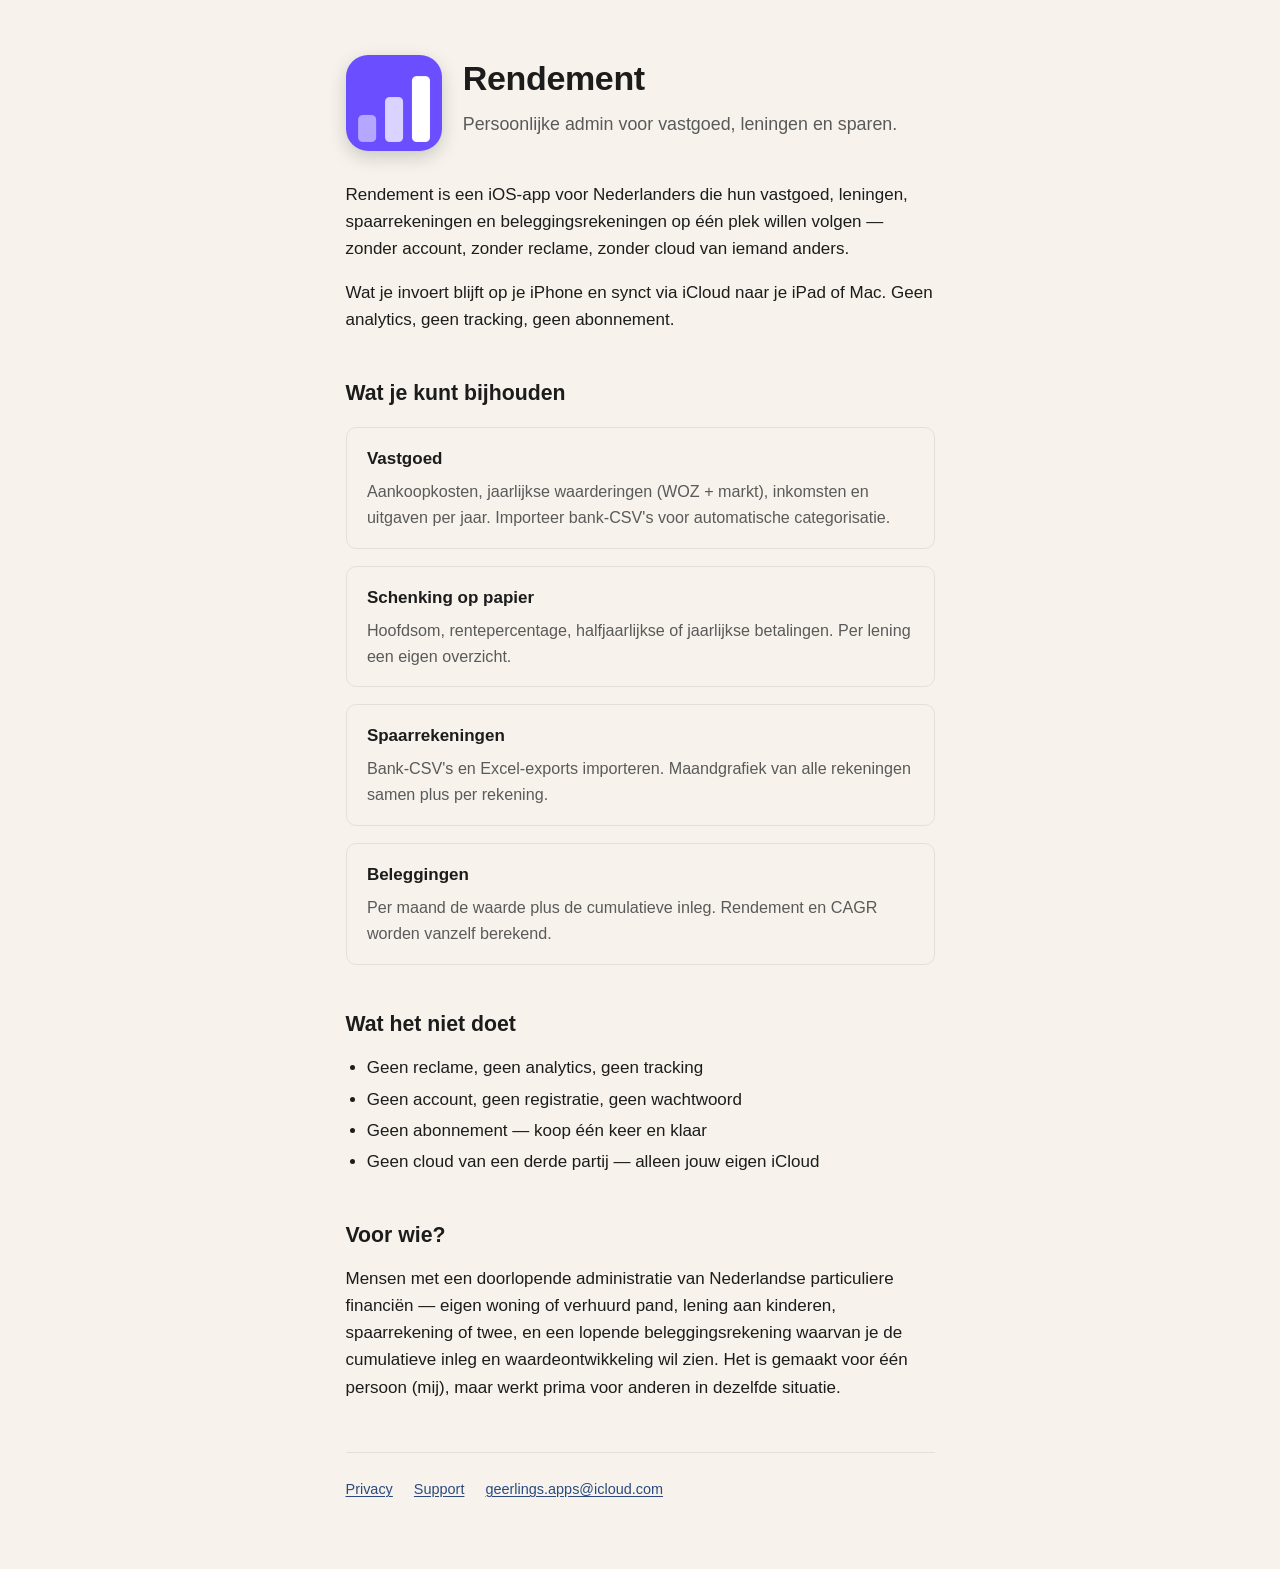
<file: index.html>
<!DOCTYPE html>
<html lang="nl">
<head>
  <meta charset="UTF-8">
  <meta name="viewport" content="width=device-width, initial-scale=1.0">
  <title>Rendement — Persoonlijke admin voor vastgoed, leningen en sparen</title>
  <meta name="description" content="iOS-app voor Nederlandse particuliere financiën: vastgoed, leningen, spaarrekeningen en beleggingen op één plek. Privacy-first, lokale opslag plus iCloud, geen tracking.">
  <link rel="stylesheet" href="styles.css">
  <link rel="icon" type="image/png" href="appicon.png">
</head>
<body>
<main>
  <div class="hero">
    <img src="appicon.png" alt="Rendement app-icoon">
    <div>
      <h1>Rendement</h1>
      <p class="tagline">Persoonlijke admin voor vastgoed, leningen en sparen.</p>
    </div>
  </div>

  <p>
    Rendement is een iOS-app voor Nederlanders die hun vastgoed, leningen,
    spaarrekeningen en beleggingsrekeningen op één plek willen volgen —
    zonder account, zonder reclame, zonder cloud van iemand anders.
  </p>

  <p>
    Wat je invoert blijft op je iPhone en synct via iCloud naar je iPad of
    Mac. Geen analytics, geen tracking, geen abonnement.
  </p>

  <h2>Wat je kunt bijhouden</h2>
  <div class="cards">
    <div class="card">
      <h3>Vastgoed</h3>
      <p>Aankoopkosten, jaarlijkse waarderingen (WOZ + markt), inkomsten en
        uitgaven per jaar. Importeer bank-CSV's voor automatische
        categorisatie.</p>
    </div>
    <div class="card">
      <h3>Schenking op papier</h3>
      <p>Hoofdsom, rentepercentage, halfjaarlijkse of jaarlijkse betalingen.
        Per lening een eigen overzicht.</p>
    </div>
    <div class="card">
      <h3>Spaarrekeningen</h3>
      <p>Bank-CSV's en Excel-exports importeren. Maandgrafiek van alle
        rekeningen samen plus per rekening.</p>
    </div>
    <div class="card">
      <h3>Beleggingen</h3>
      <p>Per maand de waarde plus de cumulatieve inleg. Rendement en CAGR
        worden vanzelf berekend.</p>
    </div>
  </div>

  <h2>Wat het niet doet</h2>
  <ul>
    <li>Geen reclame, geen analytics, geen tracking</li>
    <li>Geen account, geen registratie, geen wachtwoord</li>
    <li>Geen abonnement — koop één keer en klaar</li>
    <li>Geen cloud van een derde partij — alleen jouw eigen iCloud</li>
  </ul>

  <h2>Voor wie?</h2>
  <p>
    Mensen met een doorlopende administratie van Nederlandse particuliere
    financiën — eigen woning of verhuurd pand, lening aan kinderen,
    spaarrekening of twee, en een lopende beleggingsrekening waarvan je de
    cumulatieve inleg en waardeontwikkeling wil zien. Het is gemaakt voor
    één persoon (mij), maar werkt prima voor anderen in dezelfde situatie.
  </p>

  <footer>
    <a href="privacy.html">Privacy</a>
    <a href="support.html">Support</a>
    <a href="mailto:geerlings.apps@icloud.com">geerlings.apps@icloud.com</a>
  </footer>
</main>
</body>
</html>
</file>
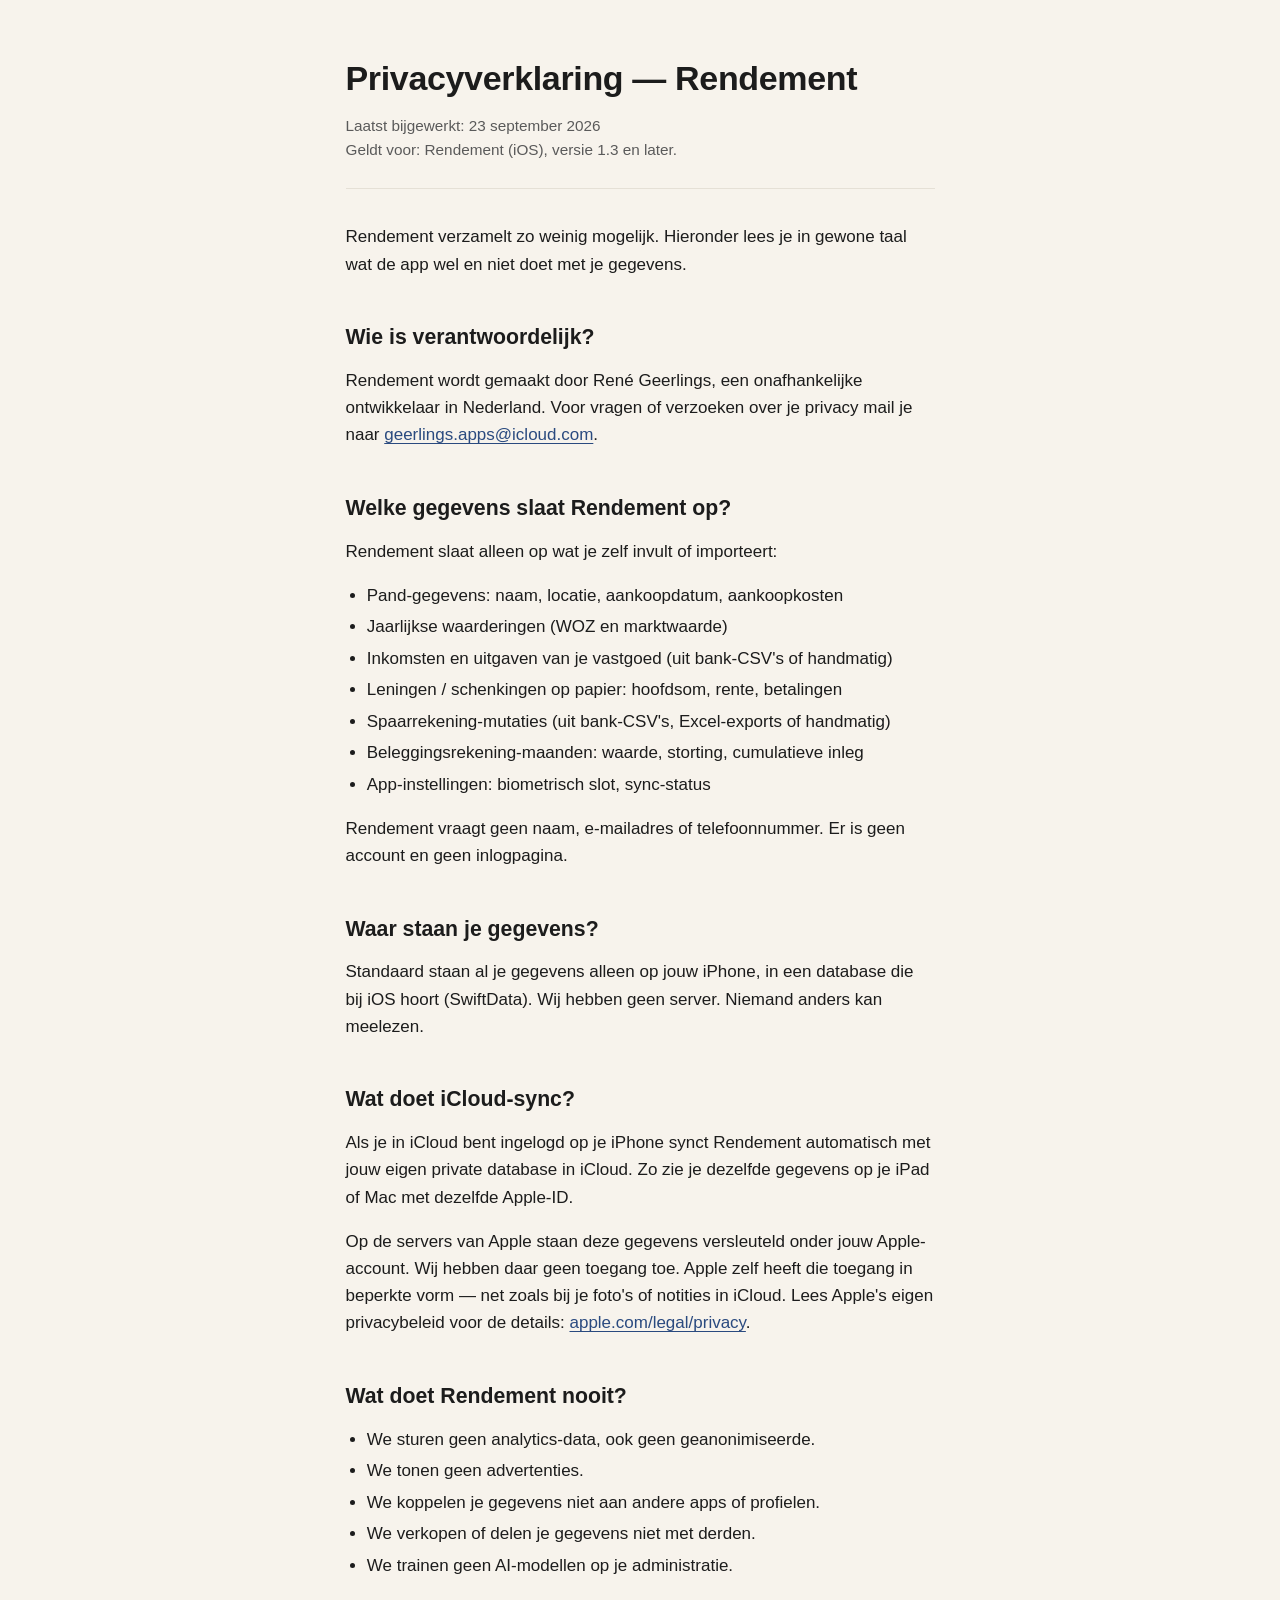
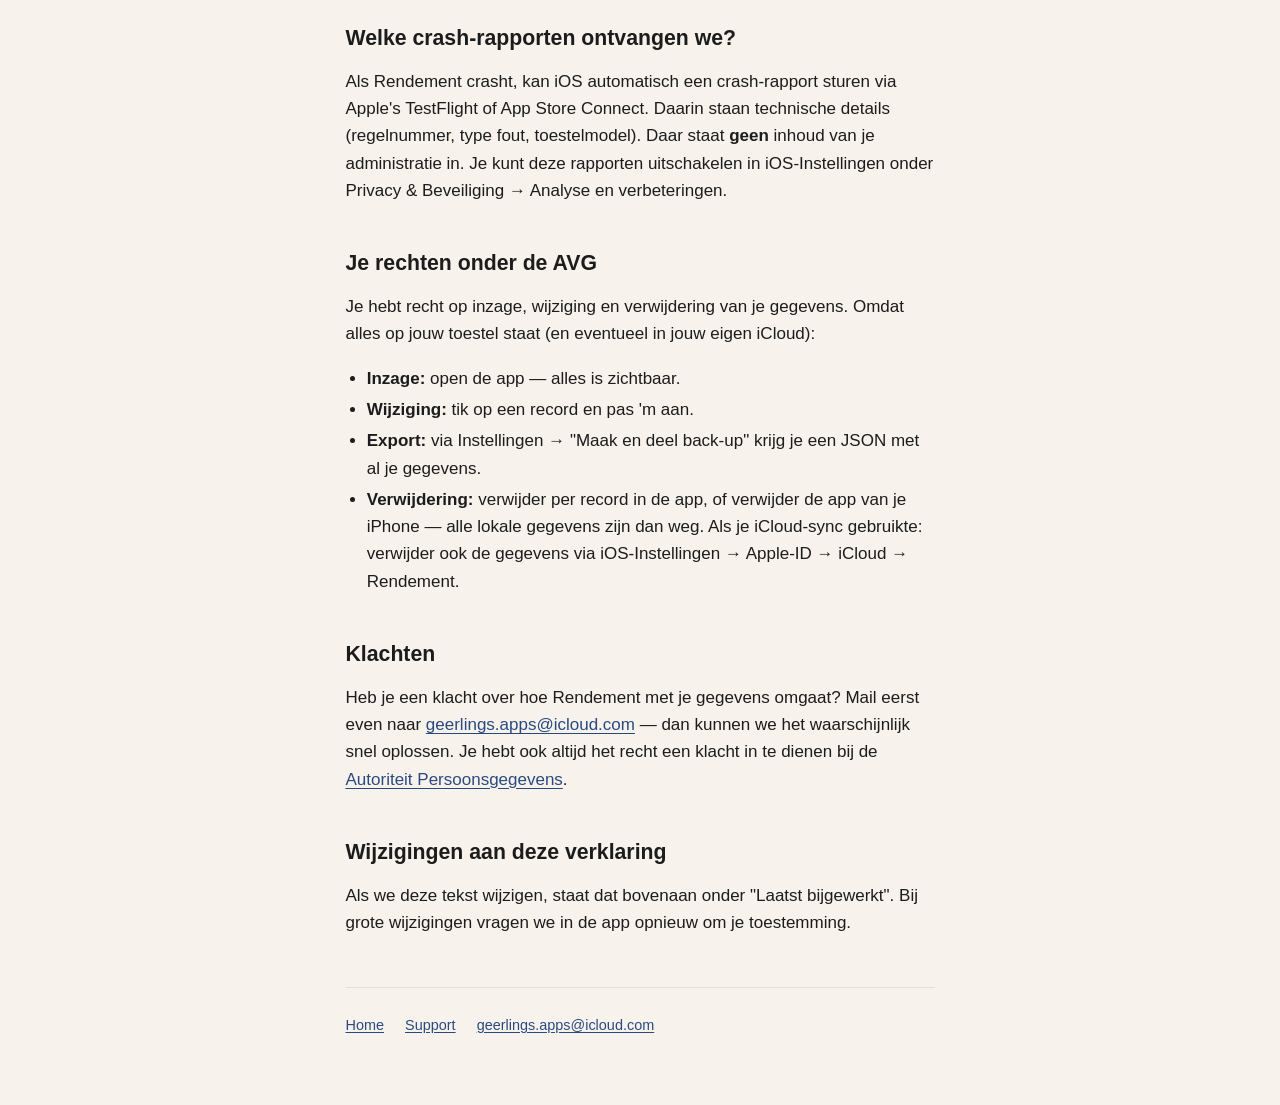
<file: privacy.html>
<!DOCTYPE html>
<html lang="nl">
<head>
  <meta charset="UTF-8">
  <meta name="viewport" content="width=device-width, initial-scale=1.0">
  <title>Privacy — Rendement</title>
  <link rel="stylesheet" href="styles.css">
  <link rel="icon" type="image/png" href="appicon.png">
</head>
<body>
<main>
  <h1>Privacyverklaring — Rendement</h1>
  <p class="meta">
    Laatst bijgewerkt: 23 september 2026<br>
    Geldt voor: Rendement (iOS), versie 1.3 en later.
  </p>

  <p>
    Rendement verzamelt zo weinig mogelijk. Hieronder lees je in gewone taal
    wat de app wel en niet doet met je gegevens.
  </p>

  <h2>Wie is verantwoordelijk?</h2>
  <p>
    Rendement wordt gemaakt door René Geerlings, een onafhankelijke
    ontwikkelaar in Nederland. Voor vragen of verzoeken over je privacy mail
    je naar
    <a href="mailto:geerlings.apps@icloud.com">geerlings.apps@icloud.com</a>.
  </p>

  <h2>Welke gegevens slaat Rendement op?</h2>
  <p>
    Rendement slaat alleen op wat je zelf invult of importeert:
  </p>
  <ul>
    <li>Pand-gegevens: naam, locatie, aankoopdatum, aankoopkosten</li>
    <li>Jaarlijkse waarderingen (WOZ en marktwaarde)</li>
    <li>Inkomsten en uitgaven van je vastgoed (uit bank-CSV's of handmatig)</li>
    <li>Leningen / schenkingen op papier: hoofdsom, rente, betalingen</li>
    <li>Spaarrekening-mutaties (uit bank-CSV's, Excel-exports of handmatig)</li>
    <li>Beleggingsrekening-maanden: waarde, storting, cumulatieve inleg</li>
    <li>App-instellingen: biometrisch slot, sync-status</li>
  </ul>
  <p>
    Rendement vraagt geen naam, e-mailadres of telefoonnummer. Er is geen
    account en geen inlogpagina.
  </p>

  <h2>Waar staan je gegevens?</h2>
  <p>
    Standaard staan al je gegevens alleen op jouw iPhone, in een database die
    bij iOS hoort (SwiftData). Wij hebben geen server. Niemand anders kan
    meelezen.
  </p>

  <h2>Wat doet iCloud-sync?</h2>
  <p>
    Als je in iCloud bent ingelogd op je iPhone synct Rendement automatisch
    met jouw eigen private database in iCloud. Zo zie je dezelfde gegevens
    op je iPad of Mac met dezelfde Apple-ID.
  </p>
  <p>
    Op de servers van Apple staan deze gegevens versleuteld onder jouw
    Apple-account. Wij hebben daar geen toegang toe. Apple zelf heeft die
    toegang in beperkte vorm — net zoals bij je foto's of notities in iCloud.
    Lees Apple's eigen privacybeleid voor de details:
    <a href="https://www.apple.com/legal/privacy/" target="_blank" rel="noopener">apple.com/legal/privacy</a>.
  </p>

  <h2>Wat doet Rendement nooit?</h2>
  <ul>
    <li>We sturen geen analytics-data, ook geen geanonimiseerde.</li>
    <li>We tonen geen advertenties.</li>
    <li>We koppelen je gegevens niet aan andere apps of profielen.</li>
    <li>We verkopen of delen je gegevens niet met derden.</li>
    <li>We trainen geen AI-modellen op je administratie.</li>
  </ul>

  <h2>Welke crash-rapporten ontvangen we?</h2>
  <p>
    Als Rendement crasht, kan iOS automatisch een crash-rapport sturen via
    Apple's TestFlight of App Store Connect. Daarin staan technische details
    (regelnummer, type fout, toestelmodel). Daar staat <strong>geen</strong>
    inhoud van je administratie in. Je kunt deze rapporten uitschakelen in
    iOS-Instellingen onder Privacy &amp; Beveiliging → Analyse en
    verbeteringen.
  </p>

  <h2>Je rechten onder de AVG</h2>
  <p>
    Je hebt recht op inzage, wijziging en verwijdering van je gegevens.
    Omdat alles op jouw toestel staat (en eventueel in jouw eigen iCloud):
  </p>
  <ul>
    <li><strong>Inzage:</strong> open de app — alles is zichtbaar.</li>
    <li><strong>Wijziging:</strong> tik op een record en pas 'm aan.</li>
    <li><strong>Export:</strong> via Instellingen → "Maak en deel back-up"
      krijg je een JSON met al je gegevens.</li>
    <li><strong>Verwijdering:</strong> verwijder per record in de app, of
      verwijder de app van je iPhone — alle lokale gegevens zijn dan weg.
      Als je iCloud-sync gebruikte: verwijder ook de gegevens via
      iOS-Instellingen → Apple-ID → iCloud → Rendement.</li>
  </ul>

  <h2>Klachten</h2>
  <p>
    Heb je een klacht over hoe Rendement met je gegevens omgaat? Mail eerst
    even naar
    <a href="mailto:geerlings.apps@icloud.com">geerlings.apps@icloud.com</a>
    — dan kunnen we het waarschijnlijk snel oplossen. Je hebt ook altijd het
    recht een klacht in te dienen bij de
    <a href="https://autoriteitpersoonsgegevens.nl" target="_blank" rel="noopener">Autoriteit Persoonsgegevens</a>.
  </p>

  <h2>Wijzigingen aan deze verklaring</h2>
  <p>
    Als we deze tekst wijzigen, staat dat bovenaan onder "Laatst bijgewerkt".
    Bij grote wijzigingen vragen we in de app opnieuw om je toestemming.
  </p>

  <footer>
    <a href="index.html">Home</a>
    <a href="support.html">Support</a>
    <a href="mailto:geerlings.apps@icloud.com">geerlings.apps@icloud.com</a>
  </footer>
</main>
</body>
</html>
</file>
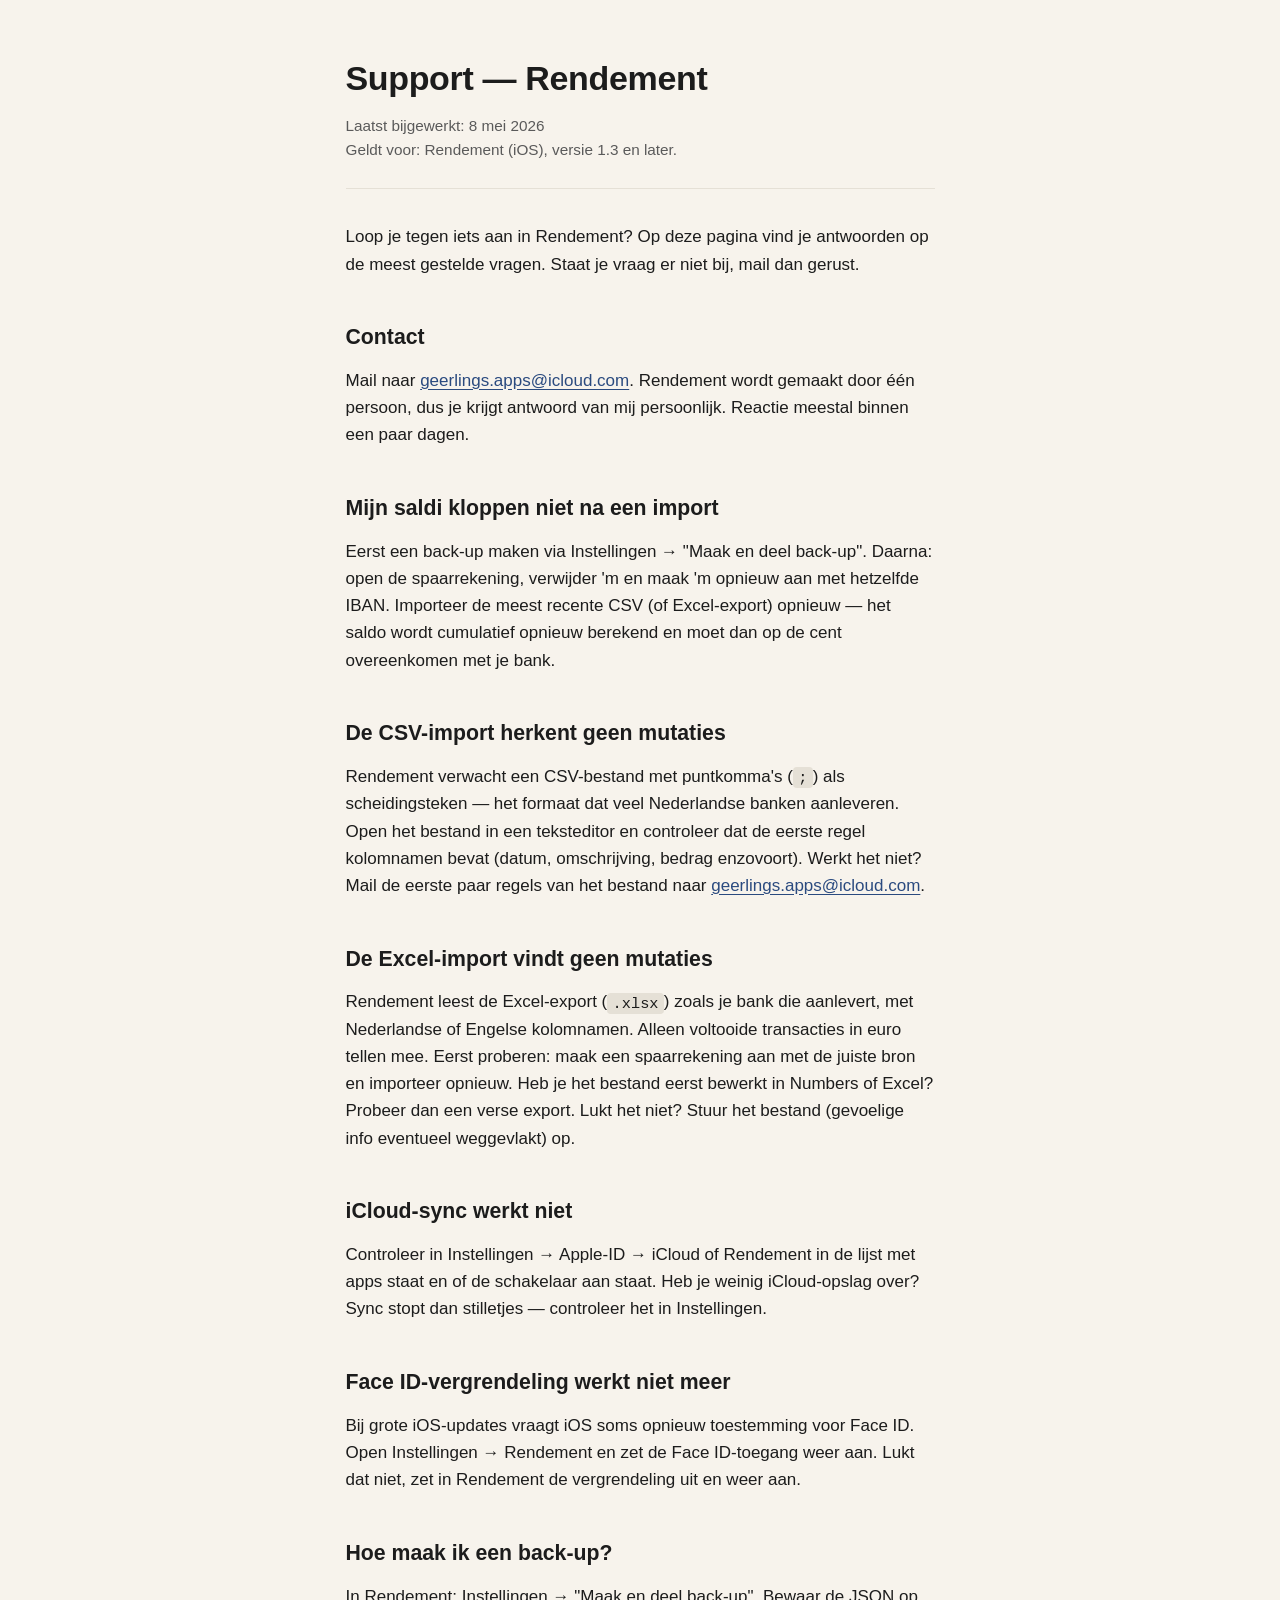
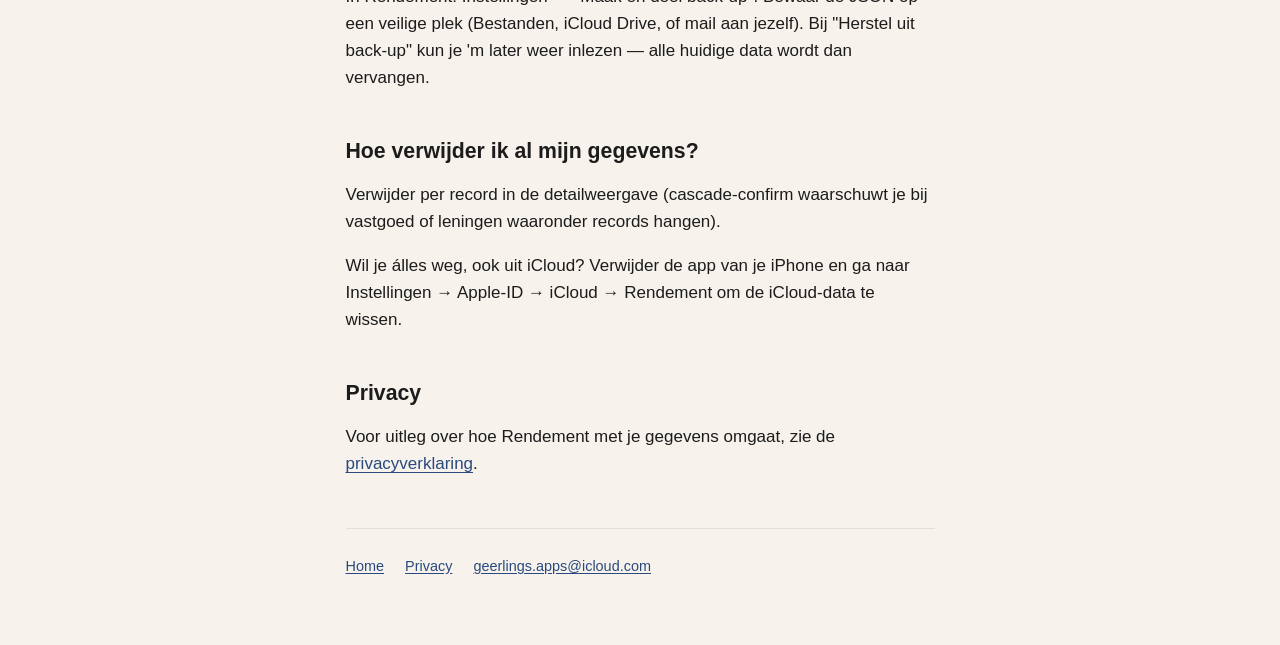
<file: support.html>
<!DOCTYPE html>
<html lang="nl">
<head>
  <meta charset="UTF-8">
  <meta name="viewport" content="width=device-width, initial-scale=1.0">
  <title>Support — Rendement</title>
  <link rel="stylesheet" href="styles.css">
  <link rel="icon" type="image/png" href="appicon.png">
</head>
<body>
<main>
  <h1>Support — Rendement</h1>
  <p class="meta">
    Laatst bijgewerkt: 8 mei 2026<br>
    Geldt voor: Rendement (iOS), versie 1.3 en later.
  </p>

  <p>
    Loop je tegen iets aan in Rendement? Op deze pagina vind je antwoorden
    op de meest gestelde vragen. Staat je vraag er niet bij, mail dan
    gerust.
  </p>

  <h2>Contact</h2>
  <p>
    Mail naar
    <a href="mailto:geerlings.apps@icloud.com">geerlings.apps@icloud.com</a>.
    Rendement wordt gemaakt door één persoon, dus je krijgt antwoord van mij
    persoonlijk. Reactie meestal binnen een paar dagen.
  </p>

  <h2>Mijn saldi kloppen niet na een import</h2>
  <p>
    Eerst een back-up maken via Instellingen → "Maak en deel back-up".
    Daarna: open de spaarrekening, verwijder 'm en maak 'm opnieuw aan met
    hetzelfde IBAN. Importeer de meest recente CSV (of Excel-export) opnieuw — het
    saldo wordt cumulatief opnieuw berekend en moet dan op de cent
    overeenkomen met je bank.
  </p>

  <h2>De CSV-import herkent geen mutaties</h2>
  <p>
    Rendement verwacht een CSV-bestand met puntkomma's (<code>;</code>) als
    scheidingsteken — het formaat dat veel Nederlandse banken aanleveren.
    Open het bestand in een teksteditor en controleer dat de eerste regel
    kolomnamen bevat (datum, omschrijving, bedrag enzovoort). Werkt het
    niet? Mail de eerste paar regels van het bestand naar
    <a href="mailto:geerlings.apps@icloud.com">geerlings.apps@icloud.com</a>.
  </p>

  <h2>De Excel-import vindt geen mutaties</h2>
  <p>
    Rendement leest de Excel-export (<code>.xlsx</code>) zoals je bank
    die aanlevert, met Nederlandse of Engelse kolomnamen. Alleen voltooide
    transacties in euro tellen mee. Eerst proberen: maak een spaarrekening
    aan met de juiste bron en importeer opnieuw. Heb je het bestand eerst
    bewerkt in Numbers of Excel? Probeer dan een verse export. Lukt het
    niet? Stuur het bestand (gevoelige info eventueel weggevlakt) op.
  </p>

  <h2>iCloud-sync werkt niet</h2>
  <p>
    Controleer in Instellingen → Apple-ID → iCloud of Rendement in de
    lijst met apps staat en of de schakelaar aan staat. Heb je weinig
    iCloud-opslag over? Sync stopt dan stilletjes — controleer het in
    Instellingen.
  </p>

  <h2>Face ID-vergrendeling werkt niet meer</h2>
  <p>
    Bij grote iOS-updates vraagt iOS soms opnieuw toestemming voor Face ID.
    Open Instellingen → Rendement en zet de Face ID-toegang weer aan. Lukt
    dat niet, zet in Rendement de vergrendeling uit en weer aan.
  </p>

  <h2>Hoe maak ik een back-up?</h2>
  <p>
    In Rendement: Instellingen → "Maak en deel back-up". Bewaar de JSON op
    een veilige plek (Bestanden, iCloud Drive, of mail aan jezelf). Bij
    "Herstel uit back-up" kun je 'm later weer inlezen — alle huidige data
    wordt dan vervangen.
  </p>

  <h2>Hoe verwijder ik al mijn gegevens?</h2>
  <p>
    Verwijder per record in de detailweergave (cascade-confirm waarschuwt
    je bij vastgoed of leningen waaronder records hangen).
  </p>
  <p>
    Wil je álles weg, ook uit iCloud? Verwijder de app van je iPhone en ga
    naar Instellingen → Apple-ID → iCloud → Rendement om de iCloud-data te
    wissen.
  </p>

  <h2>Privacy</h2>
  <p>
    Voor uitleg over hoe Rendement met je gegevens omgaat, zie de
    <a href="privacy.html">privacyverklaring</a>.
  </p>

  <footer>
    <a href="index.html">Home</a>
    <a href="privacy.html">Privacy</a>
    <a href="mailto:geerlings.apps@icloud.com">geerlings.apps@icloud.com</a>
  </footer>
</main>
</body>
</html>
</file>
<file: styles.css>
:root {
  --paper: #f7f3ec;
  --ink: #1c1c1c;
  --muted: #5a5a5a;
  --rule: #e5e0d6;
  --accent: #2a4a7f;
  --accent-soft: #dde4f0;
}

@media (prefers-color-scheme: dark) {
  :root {
    --paper: #1c1c1c;
    --ink: #f7f3ec;
    --muted: #a8a8a8;
    --rule: #333;
    --accent: #8aaee0;
    --accent-soft: #2a3340;
  }
}

* { box-sizing: border-box; }

html, body {
  margin: 0;
  padding: 0;
  background: var(--paper);
  color: var(--ink);
  font-family: -apple-system, BlinkMacSystemFont, "SF Pro Text", "Helvetica Neue", Arial, sans-serif;
  font-size: 17px;
  line-height: 1.6;
}

main {
  max-width: 640px;
  margin: 0 auto;
  padding: 3rem 1.5rem 4rem;
}

h1 {
  font-size: 2rem;
  font-weight: 600;
  letter-spacing: -0.01em;
  margin: 0 0 0.5rem;
}

h2 {
  font-size: 1.25rem;
  font-weight: 600;
  margin: 2.5rem 0 0.75rem;
}

p, ul {
  margin: 0 0 1rem;
}

ul {
  padding-left: 1.25rem;
}

li {
  margin-bottom: 0.25rem;
}

.meta {
  color: var(--muted);
  font-size: 0.9rem;
  margin-bottom: 2rem;
  padding-bottom: 1.5rem;
  border-bottom: 1px solid var(--rule);
}

a {
  color: var(--accent);
  text-decoration: underline;
  text-underline-offset: 0.15em;
}

code {
  font-family: ui-monospace, "SF Mono", Menlo, monospace;
  font-size: 0.9em;
  background: var(--rule);
  padding: 0.1em 0.35em;
  border-radius: 0.25em;
}

.hero {
  display: flex;
  align-items: center;
  gap: 1.25rem;
  margin-bottom: 1.5rem;
}

.hero img {
  width: 96px;
  height: 96px;
  border-radius: 22px;
  box-shadow: 0 6px 18px rgba(0, 0, 0, 0.18);
}

.hero h1 {
  margin: 0;
}

.tagline {
  color: var(--muted);
  font-size: 1.05rem;
  margin-top: 0.25rem;
}

.cards {
  display: grid;
  grid-template-columns: 1fr;
  gap: 1rem;
  margin-top: 1rem;
}

.card {
  padding: 1rem 1.2rem;
  border: 1px solid var(--rule);
  border-radius: 0.6rem;
}

.card h3 {
  margin: 0 0 0.4rem;
  font-size: 1rem;
}

.card p {
  margin: 0;
  color: var(--muted);
  font-size: 0.95rem;
}

footer {
  margin-top: 3rem;
  padding-top: 1.5rem;
  border-top: 1px solid var(--rule);
  color: var(--muted);
  font-size: 0.85rem;
}

footer a {
  margin-right: 1rem;
}
</file>
